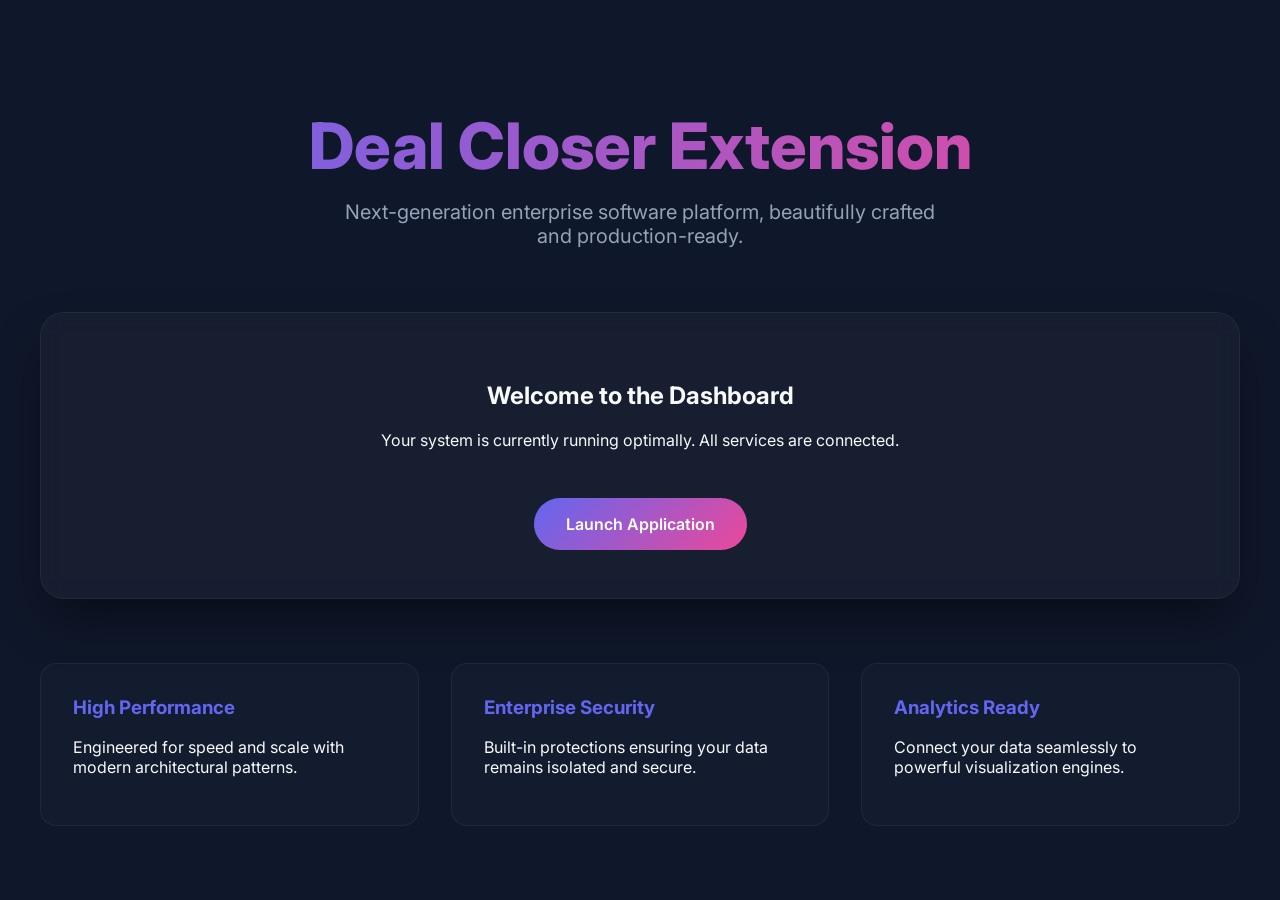
<file: index.html>
<!DOCTYPE html>
<html lang="en">
<head>
    <meta charset="UTF-8">
    <meta name="viewport" content="width=device-width, initial-scale=1.0">
    <title>deal_closer_extension - Enterprise Solution</title>
    <link href="https://fonts.googleapis.com/css2?family=Inter:wght@300;400;600;800&display=swap" rel="stylesheet">
    <style>
        :root {
            --primary: #6366f1;
            --secondary: #ec4899;
            --dark: #0f172a;
            --light: #f8fafc;
        }
        body, html {
            margin: 0;
            padding: 0;
            font-family: 'Inter', sans-serif;
            background: var(--dark);
            color: var(--light);
            overflow-x: hidden;
        }
        .bg-mesh {
            position: fixed;
            top: 0;
            left: 0;
            width: 100vw;
            height: 100vh;
            background: 
                radial-gradient(circle at 15% 50%, rgba(99, 102, 241, 0.2), transparent 25%),
                radial-gradient(circle at 85% 30%, rgba(236, 72, 153, 0.2), transparent 25%);
            z-index: -1;
            animation: pulse 10s ease-in-out infinite alternate;
        }
        @keyframes pulse {
            0% { transform: scale(1); }
            100% { transform: scale(1.1); }
        }
        .container {
            max-width: 1200px;
            margin: 0 auto;
            padding: 4rem 2rem;
        }
        header {
            text-align: center;
            margin-bottom: 4rem;
        }
        h1 {
            font-size: 4rem;
            font-weight: 800;
            background: linear-gradient(to right, var(--primary), var(--secondary));
            -webkit-background-clip: text;
            -webkit-text-fill-color: transparent;
            margin-bottom: 1rem;
            text-transform: capitalize;
        }
        p.subtitle {
            font-size: 1.25rem;
            color: #94a3b8;
            max-width: 600px;
            margin: 0 auto;
        }
        .glass-panel {
            background: rgba(255, 255, 255, 0.03);
            backdrop-filter: blur(10px);
            border: 1px solid rgba(255, 255, 255, 0.05);
            border-radius: 24px;
            padding: 3rem;
            text-align: center;
            box-shadow: 0 25px 50px -12px rgba(0, 0, 0, 0.5);
            transition: transform 0.3s ease;
        }
        .glass-panel:hover {
            transform: translateY(-5px);
        }
        .btn {
            display: inline-block;
            background: linear-gradient(135deg, var(--primary), var(--secondary));
            color: white;
            padding: 1rem 2rem;
            border-radius: 9999px;
            text-decoration: none;
            font-weight: 600;
            margin-top: 2rem;
            transition: opacity 0.3s, transform 0.3s;
        }
        .btn:hover {
            opacity: 0.9;
            transform: scale(1.05);
        }
        .features {
            display: grid;
            grid-template-columns: repeat(auto-fit, minmax(300px, 1fr));
            gap: 2rem;
            margin-top: 4rem;
        }
        .feature-card {
            background: rgba(255, 255, 255, 0.02);
            border-radius: 16px;
            padding: 2rem;
            border: 1px solid rgba(255, 255, 255, 0.05);
        }
        .feature-card h3 {
            color: var(--primary);
            margin-top: 0;
        }
    </style>
</head>
<body>
    <div class="bg-mesh"></div>
    <div class="container">
        <header>
            <h1>deal closer extension</h1>
            <p class="subtitle">Next-generation enterprise software platform, beautifully crafted and production-ready.</p>
        </header>
        
        <div class="glass-panel">
            <h2>Welcome to the Dashboard</h2>
            <p>Your system is currently running optimally. All services are connected.</p>
            <a href="#" class="btn">Launch Application</a>
        </div>

        <div class="features">
            <div class="feature-card">
                <h3>High Performance</h3>
                <p>Engineered for speed and scale with modern architectural patterns.</p>
            </div>
            <div class="feature-card">
                <h3>Enterprise Security</h3>
                <p>Built-in protections ensuring your data remains isolated and secure.</p>
            </div>
            <div class="feature-card">
                <h3>Analytics Ready</h3>
                <p>Connect your data seamlessly to powerful visualization engines.</p>
            </div>
        </div>
    </div>
</body>
</html>
</file>
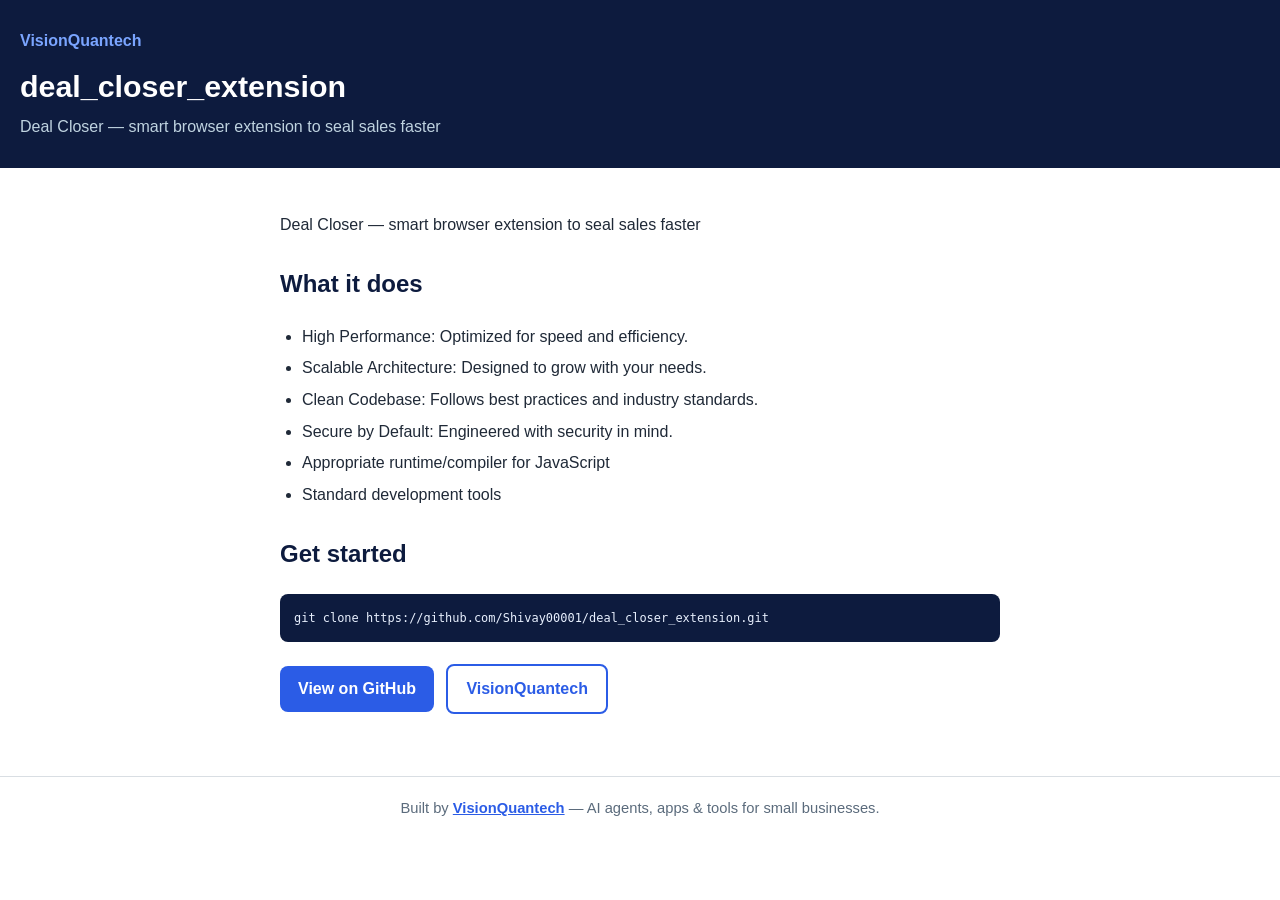
<file: docs/index.html>
<!DOCTYPE html>
<html lang="en">
<head>
<meta charset="utf-8">
<meta name="viewport" content="width=device-width, initial-scale=1">
<title>deal_closer_extension — VisionQuantech</title>
<meta name="description" content="Deal Closer — smart browser extension to seal sales faster">
<style>
  * { box-sizing: border-box; }
  body { margin: 0; font-family: -apple-system, BlinkMacSystemFont, "Segoe UI", Roboto, Arial, sans-serif; background: #ffffff; color: #1f2937; line-height: 1.6; }
  header { background: #0d1b3e; color: #fff; padding: 28px 20px; }
  header .brand { color: #7aa5ff; font-weight: 700; text-decoration: none; }
  header h1 { margin: 8px 0 4px; font-size: 1.9rem; }
  header p { margin: 0; color: #bfd3e0; }
  main { max-width: 760px; margin: 0 auto; padding: 28px 20px 40px; }
  h2 { color: #0d1b3e; margin-top: 28px; }
  ul { padding-left: 22px; }
  li { margin: 6px 0; }
  code { background: #f2f5f7; padding: 2px 6px; border-radius: 4px; font-size: .92em; }
  pre { background: #0d1b3e; color: #e8f0fe; padding: 14px; border-radius: 8px; overflow-x: auto; }
  pre code { background: none; padding: 0; }
  .btn { display: inline-block; background: #2b5ce6; color: #fff; padding: 10px 18px; border-radius: 8px; text-decoration: none; font-weight: 600; margin: 6px 8px 6px 0; }
  .btn.ghost { background: #fff; color: #2b5ce6; border: 2px solid #2b5ce6; }
  footer { border-top: 1px solid #d9dee3; padding: 20px; text-align: center; color: #5b6b7c; font-size: .92rem; }
  footer a { color: #2b5ce6; font-weight: 600; }
</style>
</head>
<body>
<header>
  <a class="brand" href="https://visionquantech.com">VisionQuantech</a>
  <h1>deal_closer_extension</h1>
  <p>Deal Closer — smart browser extension to seal sales faster</p>
</header>
<main>
    <p class="about">Deal Closer — smart browser extension to seal sales faster</p>
    <h2>What it does</h2>
    <ul>
        <li>High Performance: Optimized for speed and efficiency.</li>
        <li>Scalable Architecture: Designed to grow with your needs.</li>
        <li>Clean Codebase: Follows best practices and industry standards.</li>
        <li>Secure by Default: Engineered with security in mind.</li>
        <li>Appropriate runtime/compiler for JavaScript</li>
        <li>Standard development tools</li>
    </ul>
    <h2>Get started</h2>
    <pre><code>git clone https://github.com/Shivay00001/deal_closer_extension.git</code></pre>
    <p>
      <a class="btn" href="https://github.com/Shivay00001/deal_closer_extension">View on GitHub</a>
      <a class="btn ghost" href="https://visionquantech.com">VisionQuantech</a>
    </p>
</main>
<footer>
  Built by <a href="https://visionquantech.com">VisionQuantech</a> — AI agents, apps &amp; tools for small businesses.
</footer>
</body>
</html>
</file>
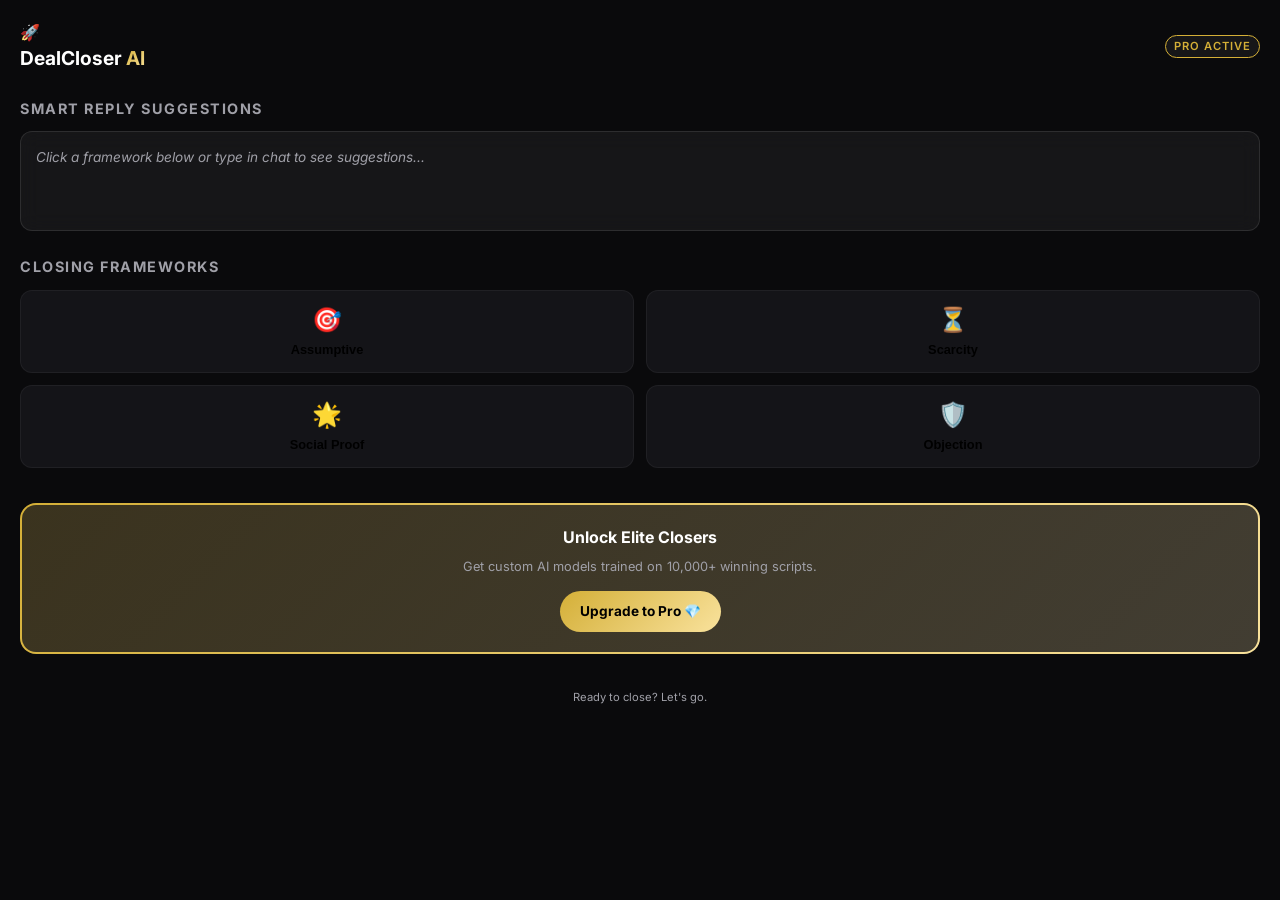
<file: sidepanel.html>
<!DOCTYPE html>
<html lang="en">
<head>
    <meta charset="UTF-8">
    <meta name="viewport" content="width=device-width, initial-scale=1.0">
    <title>DealCloser AI</title>
    <link rel="stylesheet" href="sidepanel.css">
    <link href="https://fonts.googleapis.com/css2?family=Inter:wght@400;600;700&display=swap" rel="stylesheet">
</head>
<body class="dark-theme">
    <div class="container">
        <header>
            <div class="logo-area">
                <span class="icon">🚀</span>
                <h1>DealCloser <span class="accent">AI</span></h1>
            </div>
            <div class="badge">PRO ACTIVE</div>
        </header>

        <section class="ai-suggestion-box">
            <h2>Smart Reply Suggestions</h2>
            <div id="suggestion-container" class="glass-box">
                <p class="placeholder-text">Click a framework below or type in chat to see suggestions...</p>
            </div>
        </section>

        <section class="frameworks">
            <h2>Closing Frameworks</h2>
            <div class="grid">
                <button class="framework-card" data-framework="assumptive">
                    <span class="f-icon">🎯</span>
                    <span class="f-title">Assumptive</span>
                </button>
                <button class="framework-card" data-framework="scarcity">
                    <span class="f-icon">⏳</span>
                    <span class="f-title">Scarcity</span>
                </button>
                <button class="framework-card" data-framework="social">
                    <span class="f-icon">🌟</span>
                    <span class="f-title">Social Proof</span>
                </button>
                <button class="framework-card" data-framework="objection">
                    <span class="f-icon">🛡️</span>
                    <span class="f-title">Objection</span>
                </button>
            </div>
        </section>

        <section class="pro-upgrade">
            <div class="upgrade-card gradient-border">
                <h3>Unlock Elite Closers</h3>
                <p>Get custom AI models trained on 10,000+ winning scripts.</p>
                <a href="https://wa.me/917479701271?text=Hi,%20I%20want%20to%20upgrade%20DealCloser%20AI%20to%20Pro" target="_blank" class="upgrade-btn">
                    Upgrade to Pro 💎
                </a>
            </div>
        </section>

        <footer class="footer-minimal">
            <p>Ready to close? Let's go.</p>
        </footer>
    </div>
    <script src="sidepanel.js"></script>
</body>
</html>
</file>
<file: sidepanel.css>
:root {
    --bg-dark: #0a0a0c;
    --bg-card: #141418;
    --accent: #d4af37; /* Royal Gold */
    --accent-glow: rgba(212, 175, 55, 0.3);
    --text-primary: #ffffff;
    --text-secondary: #a0a0a8;
    --gradient-primary: linear-gradient(135deg, #d4af37 0%, #f9e29c 100%);
    --glass: rgba(255, 255, 255, 0.05);
}

* {
    box-sizing: border-box;
    margin: 0;
    padding: 0;
}

body {
    font-family: 'Inter', sans-serif;
    background-color: var(--bg-dark);
    color: var(--text-primary);
    line-height: 1.5;
    overflow-x: hidden;
}

.container {
    padding: 20px;
    display: flex;
    flex-direction: column;
    gap: 25px;
}

header {
    display: flex;
    justify-content: space-between;
    align-items: center;
}

.logo-area h1 {
    font-size: 1.2rem;
    font-weight: 700;
}

.accent {
    background: var(--gradient-primary);
    -webkit-background-clip: text;
    -webkit-text-fill-color: transparent;
}

.badge {
    background: var(--glass);
    border: 1px solid var(--accent);
    color: var(--accent);
    padding: 2px 8px;
    border-radius: 12px;
    font-size: 0.7rem;
    font-weight: 600;
    letter-spacing: 1px;
}

h2 {
    font-size: 0.9rem;
    color: var(--text-secondary);
    text-transform: uppercase;
    letter-spacing: 1.5px;
    margin-bottom: 12px;
}

.glass-box {
    background: var(--glass);
    border: 1px solid rgba(255, 255, 255, 0.1);
    backdrop-filter: blur(10px);
    border-radius: 12px;
    padding: 15px;
    min-height: 100px;
}

.placeholder-text {
    color: var(--text-secondary);
    font-style: italic;
    font-size: 0.85rem;
}

.grid {
    display: grid;
    grid-template-columns: 1fr 1fr;
    gap: 12px;
}

.framework-card {
    background: var(--bg-card);
    border: 1px solid rgba(255, 255, 255, 0.05);
    border-radius: 12px;
    padding: 15px;
    display: flex;
    flex-direction: column;
    align-items: center;
    gap: 8px;
    cursor: pointer;
    transition: all 0.3s ease;
}

.framework-card:hover {
    transform: translateY(-3px);
    border-color: var(--accent);
    box-shadow: 0 5px 15px var(--accent-glow);
}

.f-icon {
    font-size: 1.5rem;
}

.f-title {
    font-size: 0.8rem;
    font-weight: 600;
}

.pro-upgrade {
    margin-top: 10px;
}

.upgrade-card {
    background: linear-gradient(rgba(20, 20, 24, 0.8), rgba(20, 20, 24, 0.8)), var(--gradient-primary);
    background-origin: border-box;
    background-clip: padding-box, border-box;
    border: 2px solid transparent;
    border-radius: 16px;
    padding: 20px;
    text-align: center;
}

.upgrade-card h3 {
    margin-bottom: 8px;
    font-size: 1rem;
}

.upgrade-card p {
    font-size: 0.8rem;
    color: var(--text-secondary);
    margin-bottom: 15px;
}

.upgrade-btn {
    display: inline-block;
    background: var(--gradient-primary);
    color: #000;
    text-decoration: none;
    padding: 10px 20px;
    border-radius: 25px;
    font-weight: 700;
    font-size: 0.85rem;
    transition: transform 0.2s;
}

.upgrade-btn:hover {
    transform: scale(1.05);
}

.footer-minimal {
    text-align: center;
    color: var(--text-secondary);
    font-size: 0.7rem;
    margin-top: 10px;
}

/* Animations */
@keyframes fadeIn {
    from { opacity: 0; transform: translateY(10px); }
    to { opacity: 1; transform: translateY(0); }
}

.framework-card, .glass-box, .upgrade-card {
    animation: fadeIn 0.5s ease forwards;
}
</file>
